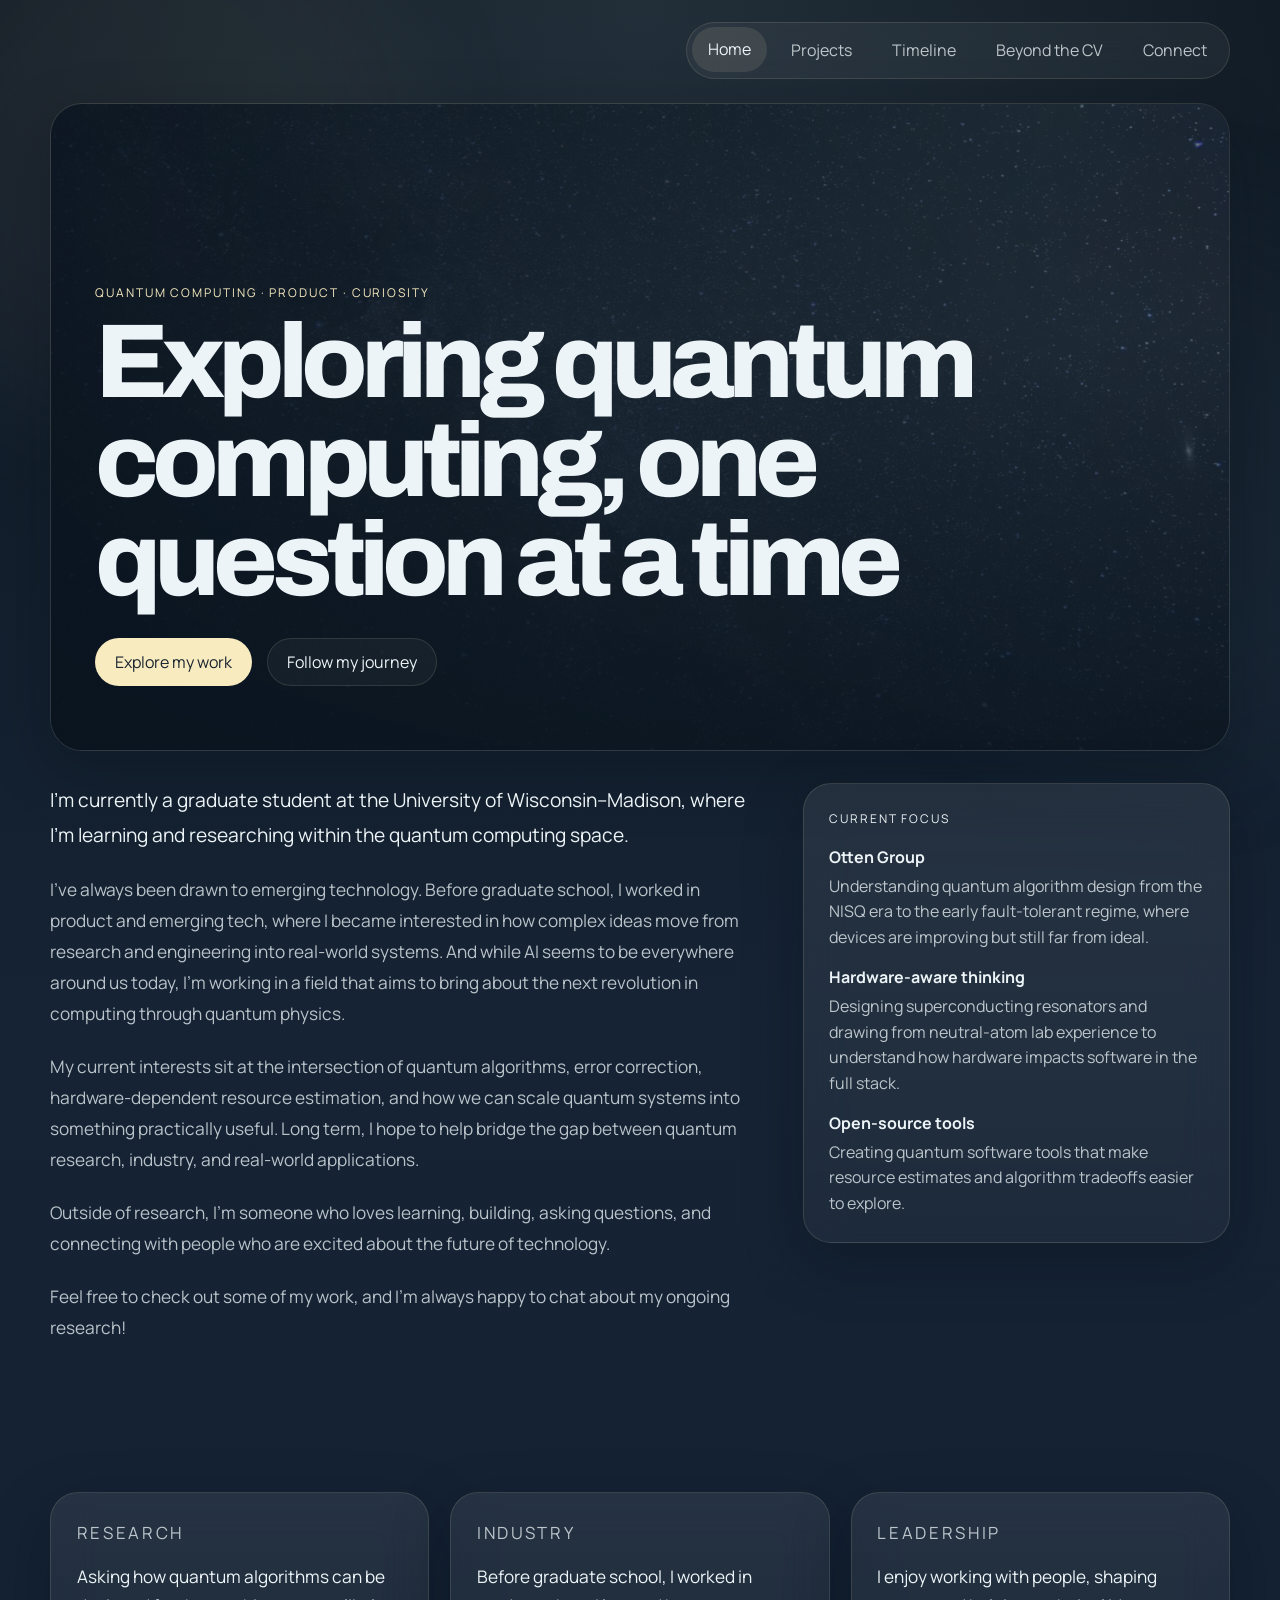
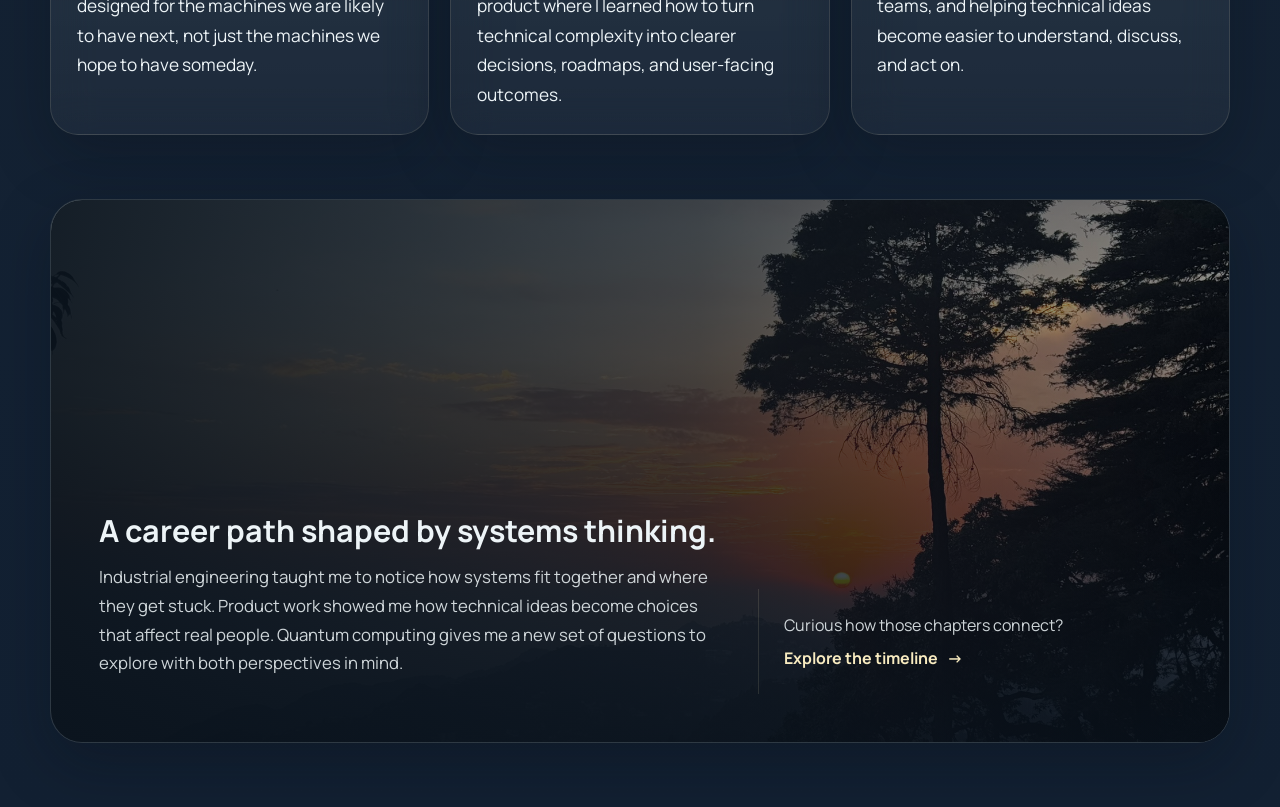
<file: index.html>
<!DOCTYPE html>
<html lang="en">
<head>
  <meta charset="UTF-8">
  <meta name="viewport" content="width=device-width, initial-scale=1.0">
  <title>Adi | Quantum Computing</title>
  <meta name="description" content="Adi's personal website about quantum computing research, product experience, and the questions connecting hardware, software, and real-world applications.">
  <link rel="preconnect" href="https://fonts.googleapis.com">
  <link rel="preconnect" href="https://fonts.gstatic.com" crossorigin>
  <link href="https://fonts.googleapis.com/css2?family=Archivo:wght@600;700;800;900&family=Manrope:wght@400;500;700;800&display=swap" rel="stylesheet">
  <link rel="stylesheet" href="styles/site.css">
</head>
<body class="page-home">
  <div class="background-orb orb-a"></div>
  <div class="background-orb orb-b"></div>
  <div class="background-grid"></div>

  <header class="site-header">
    <nav class="site-nav">
      <a class="is-active" href="index.html">Home</a>
      <a href="projects.html">Projects</a>
      <a href="timeline.html">Timeline</a>
      <a href="sources.html">Beyond the CV</a>
      <a href="connect.html">Connect</a>
    </nav>
  </header>

  <main>
    <section class="home-hero">
      <img class="home-hero-image" src="assets/photos/Milky Way in Rainer.jpeg" alt="" aria-hidden="true" fetchpriority="high" decoding="async">
      <div class="home-hero-shade"></div>
      <div class="home-hero-copy">
        <p class="eyebrow">Quantum computing · product · curiosity</p>
        <h1>Exploring quantum computing, one question at a time</h1>
        <div class="hero-actions">
          <a class="button button-primary" href="projects.html">Explore my work</a>
          <a class="button button-secondary" href="timeline.html">Follow my journey</a>
        </div>
      </div>
    </section>

    <section class="section-shell home-about">
      <div class="home-bio">
        <p>
          I’m currently a graduate student at the University of Wisconsin–Madison, where I’m learning and researching within the quantum computing space.
        </p>
        <p>
          I’ve always been drawn to emerging technology. Before graduate school, I worked in product and emerging tech, where I became interested in how complex ideas move from research and engineering into real-world systems. And while AI seems to be everywhere around us today, I’m working in a field that aims to bring about the next revolution in computing through quantum physics.
        </p>
        <p>
          My current interests sit at the intersection of quantum algorithms, error correction, hardware-dependent resource estimation, and how we can scale quantum systems into something practically useful. Long term, I hope to help bridge the gap between quantum research, industry, and real-world applications.
        </p>
        <p>
          Outside of research, I’m someone who loves learning, building, asking questions, and connecting with people who are excited about the future of technology.
        </p>
        <p>
          Feel free to check out some of my work, and I’m always happy to chat about my ongoing research!
        </p>
      </div>

      <aside class="hero-panel glass-card">
        <div class="panel-label">Current focus</div>
        <ul class="stat-list">
          <li>
            <span class="stat-title">Otten Group</span>
            <span class="stat-copy">Understanding quantum algorithm design from the NISQ era to the early fault-tolerant regime, where devices are improving but still far from ideal.</span>
          </li>
          <li>
            <span class="stat-title">Hardware-aware thinking</span>
            <span class="stat-copy">Designing superconducting resonators and drawing from neutral-atom lab experience to understand how hardware impacts software in the full stack.</span>
          </li>
          <li>
            <span class="stat-title">Open-source tools</span>
            <span class="stat-copy">Creating quantum software tools that make resource estimates and algorithm tradeoffs easier to explore.</span>
          </li>
        </ul>
      </aside>
    </section>

    <section class="section-shell section-grid">
      <article class="feature-card glass-card">
        <p class="eyebrow">Research</p>
        <p>
          Asking how quantum algorithms can be designed for the machines we are likely to have next, not just the machines we hope to have someday.
        </p>
      </article>
      <article class="feature-card glass-card">
        <p class="eyebrow">Industry</p>
        <p>
          Before graduate school, I worked in product where I learned how to turn technical complexity into clearer decisions, roadmaps, and user-facing outcomes.
        </p>
      </article>
      <article class="feature-card glass-card">
        <p class="eyebrow">Leadership</p>
        <p>
          I enjoy working with people, shaping teams, and helping technical ideas become easier to understand, discuss, and act on.
        </p>
      </article>
    </section>

    <section class="section-shell spotlight spotlight-photo">
      <img class="spotlight-image" src="assets/photos/hillside-sunset.jpeg" alt="Sunset over a hillside town framed by tall trees" loading="lazy" decoding="async">
      <div class="spotlight-shade"></div>
      <div class="spotlight-copy">
        <h2>A career path shaped by systems thinking.</h2>
        <p>
          Industrial engineering taught me to notice how systems fit together and where they get stuck. Product work showed me how technical ideas become choices that affect real people. Quantum computing gives me a new set of questions to explore with both perspectives in mind.
        </p>
      </div>
      <div class="spotlight-next">
        <p>Curious how those chapters connect?</p>
        <a class="text-link" href="timeline.html">Explore the timeline <span aria-hidden="true">→</span></a>
      </div>
    </section>
  </main>

  <script src="scripts/site.js"></script>
</body>
</html>
</file>
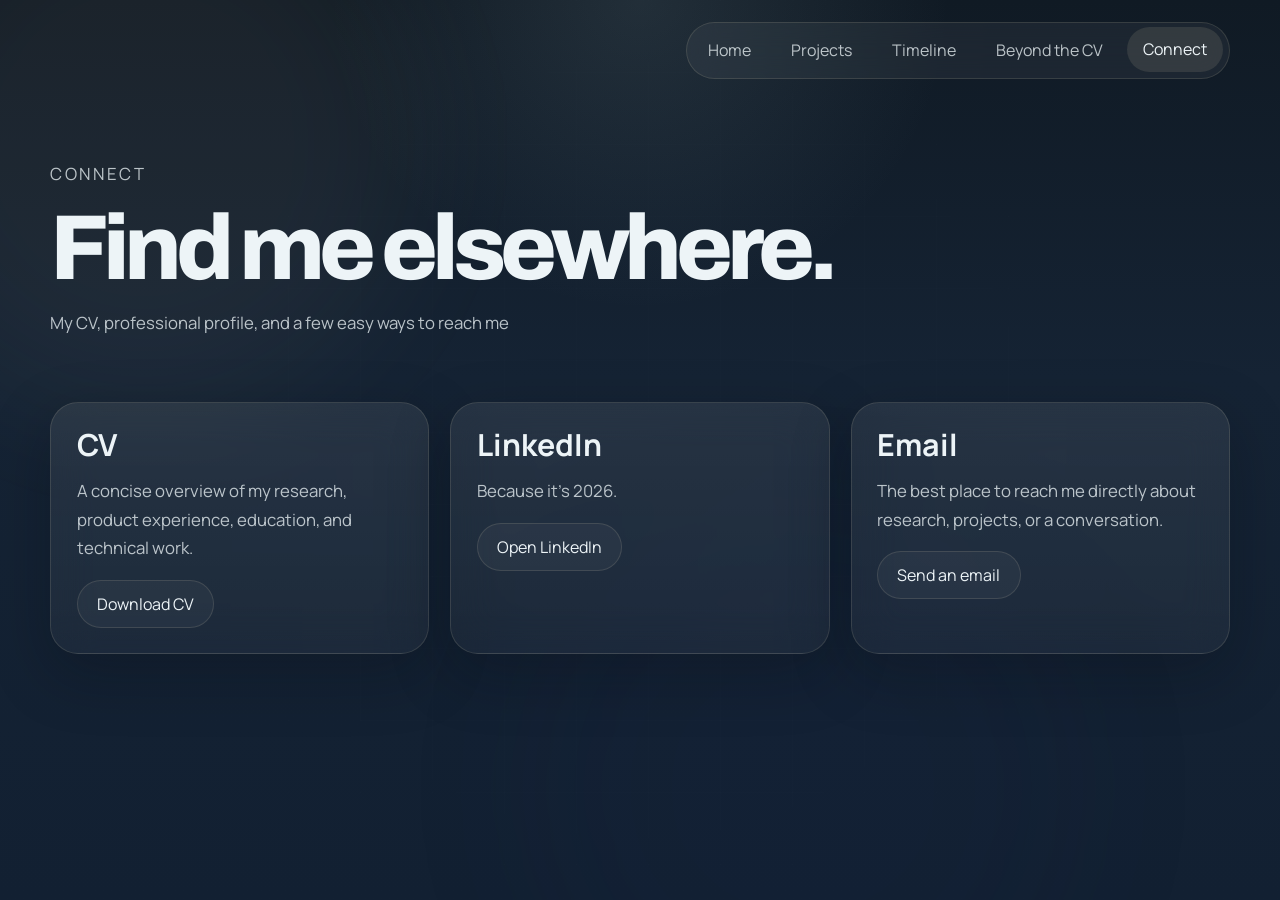
<file: connect.html>
<!DOCTYPE html>
<html lang="en">
<head>
  <meta charset="UTF-8">
  <meta name="viewport" content="width=device-width, initial-scale=1.0">
  <title>Connect | Aditya Ravi</title>
  <meta name="description" content="Connect with Aditya Ravi and view his CV, LinkedIn, and other profiles.">
  <link rel="preconnect" href="https://fonts.googleapis.com">
  <link rel="preconnect" href="https://fonts.gstatic.com" crossorigin>
  <link href="https://fonts.googleapis.com/css2?family=Archivo:wght@600;700;800;900&family=Manrope:wght@400;500;700;800&display=swap" rel="stylesheet">
  <link rel="stylesheet" href="styles/site.css">
</head>
<body>
  <div class="background-orb orb-a"></div>
  <div class="background-orb orb-c"></div>
  <div class="background-grid"></div>

  <header class="site-header">
    <nav class="site-nav">
      <a href="index.html">Home</a>
      <a href="projects.html">Projects</a>
      <a href="timeline.html">Timeline</a>
      <a href="sources.html">Beyond the CV</a>
      <a class="is-active" href="connect.html">Connect</a>
    </nav>
  </header>

  <main class="section-shell">
    <section class="page-intro">
      <p class="eyebrow">Connect</p>
      <h1>Find me elsewhere.</h1>
      <p>My CV, professional profile, and a few easy ways to reach me</p>
    </section>

    <section class="sources-grid connect-grid">
      <article class="glass-card source-card">
        <h2>CV</h2>
        <p>A concise overview of my research, product experience, education, and technical work.</p>
        <a class="button button-secondary" href="assets/docs/Aditya Ravi June 2026.pdf" download>Download CV</a>
      </article>

      <article class="glass-card source-card">
        <h2>LinkedIn</h2>
        <p>Because it's 2026.</p>
        <a class="button button-secondary" href="https://www.linkedin.com/in/adityaravi0407/" target="_blank" rel="noopener noreferrer">Open LinkedIn</a>
      </article>

      <article class="glass-card source-card">
        <h2>Email</h2>
        <p>The best place to reach me directly about research, projects, or a conversation.</p>
        <a class="button button-secondary" href="mailto:adityar0407@gmail.com">Send an email</a>
      </article>

    </section>
  </main>

  <script src="scripts/site.js"></script>
</body>
</html>
</file>
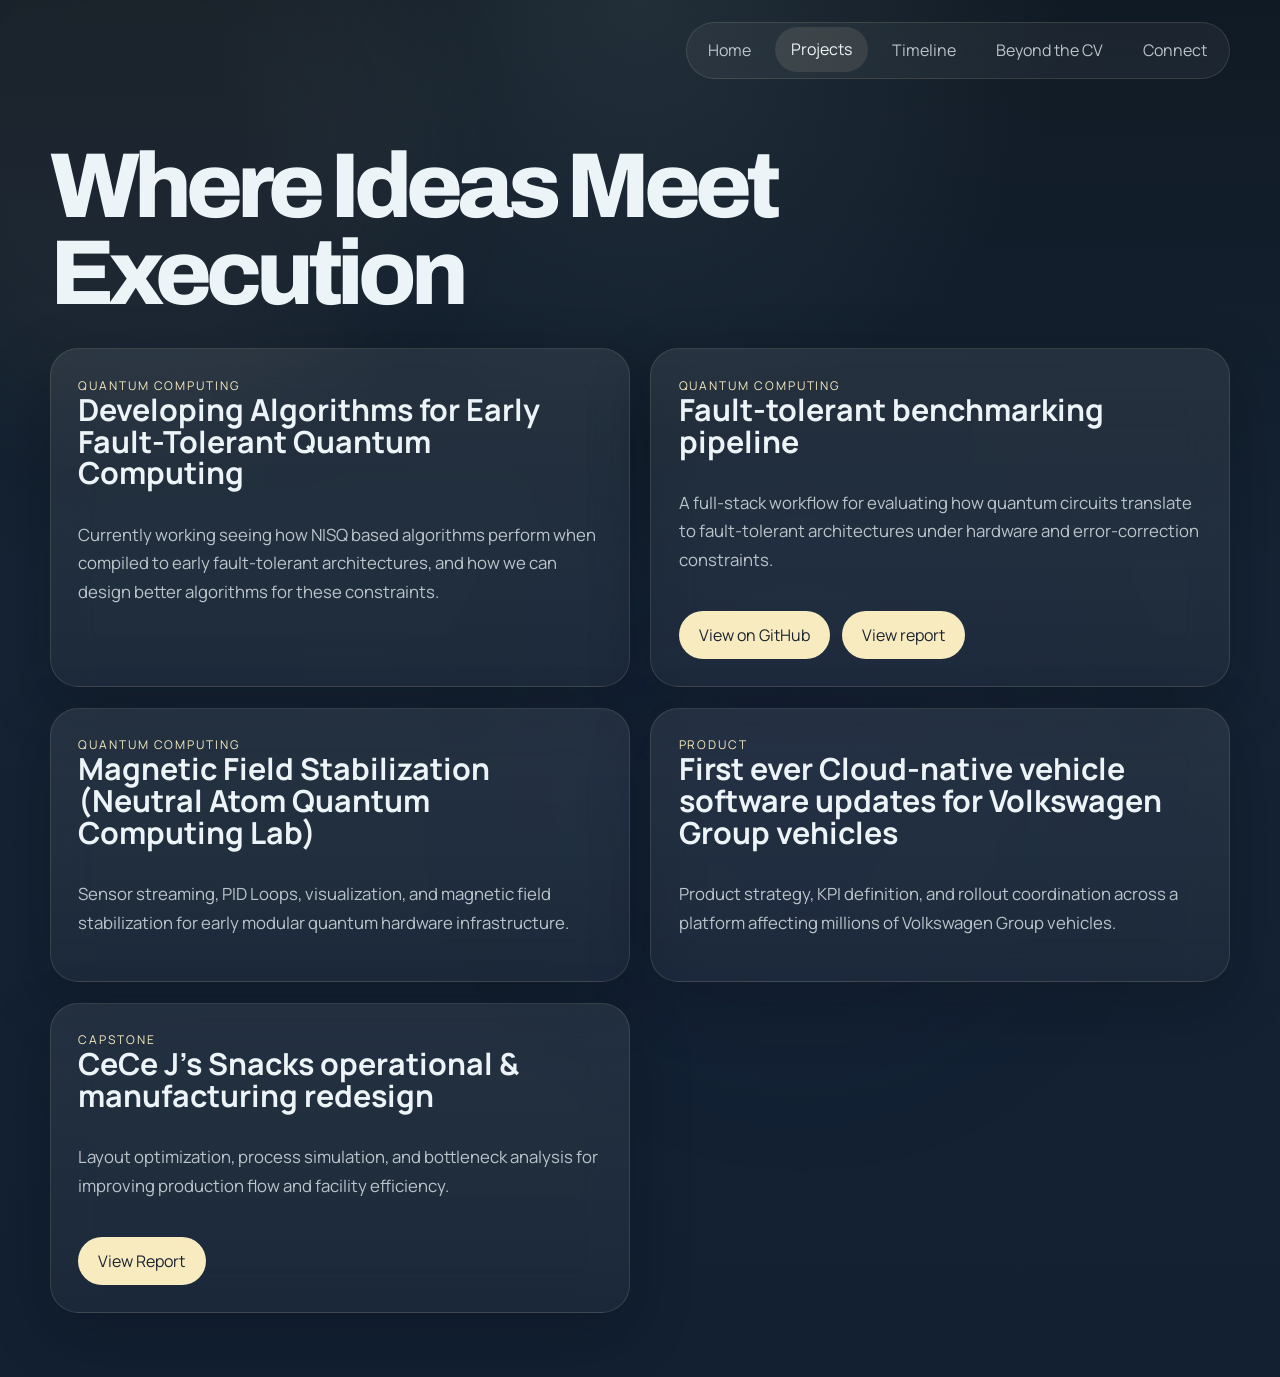
<file: projects.html>
<!DOCTYPE html>
<html lang="en">
<head>
  <meta charset="UTF-8">
  <meta name="viewport" content="width=device-width, initial-scale=1.0">
  <title>Projects | Aditya Ravi</title>
  <meta name="description" content="Selected projects across quantum computing, experimental systems, and product work.">
  <link rel="preconnect" href="https://fonts.googleapis.com">
  <link rel="preconnect" href="https://fonts.gstatic.com" crossorigin>
  <link href="https://fonts.googleapis.com/css2?family=Archivo:wght@600;700;800;900&family=Manrope:wght@400;500;700;800&display=swap" rel="stylesheet">
  <link rel="stylesheet" href="styles/site.css">
</head>
<body>
  <div class="background-orb orb-a"></div>
  <div class="background-orb orb-c"></div>
  <div class="background-grid"></div>

  <header class="site-header">
    <nav class="site-nav">
      <a href="index.html">Home</a>
      <a class="is-active" href="projects.html">Projects</a>
      <a href="timeline.html">Timeline</a>
      <a href="sources.html">Beyond the CV</a>
      <a href="connect.html">Connect</a>
    </nav>
  </header>

  <main class="section-shell">
    <section class="page-intro">
      <h1>Where Ideas Meet Execution</h1>
    </section>

    <section class="project-stack">
      <article class="project-card glass-card">
        <span class="project-tag">Quantum Computing</span>
        <h2>Developing Algorithms for Early Fault-Tolerant Quantum Computing</h2>
        <p>
          Currently working seeing how NISQ based algorithms perform when compiled to early fault-tolerant architectures, and how we can design better algorithms for these constraints.
        </p>
      </article>

      <article class="project-card glass-card">
        <span class="project-tag">Quantum Computing</span>
        <h2>Fault-tolerant benchmarking pipeline</h2>
        <p>
          A full-stack workflow for evaluating how quantum circuits translate to fault-tolerant architectures under hardware and error-correction constraints.
        </p>
        <div class="project-actions">
          <a class="button button-primary" href="https://github.com/adityar0407/quantum-circuit-evaluator" target="_blank" rel="noopener noreferrer">View on GitHub</a>
          <a class="button button-primary" href="assets/docs/quantum-circuit-benchmarking-report.pdf" target="_blank">View report</a>
        </div>
      </article>

      <article class="project-card glass-card">
        <span class="project-tag">Quantum Computing</span>
        <h2>Magnetic Field Stabilization (Neutral Atom Quantum Computing Lab)</h2>
        <p>
          Sensor streaming, PID Loops, visualization, and magnetic field stabilization for early modular quantum hardware infrastructure.
        </p>
      </article>

      <article class="project-card glass-card">
        <span class="project-tag">Product</span>
        <h2>First ever Cloud-native vehicle software updates for Volkswagen Group vehicles</h2>
        <p>
          Product strategy, KPI definition, and rollout coordination across a platform affecting millions of Volkswagen Group vehicles.
        </p>
      </article>

      <article class="project-card glass-card">
        <span class="project-tag">Capstone</span>
        <h2>CeCe J’s Snacks operational & manufacturing  redesign</h2>
        <p>
          Layout optimization, process simulation, and bottleneck analysis for improving production flow and facility efficiency.
        </p>
        <div class="project-actions">
          <a class="button button-primary" href="assets/docs/cece-js-capstone-proposal.docx" download>View Report</a>
        </div>
      </article>


    </section>
  </main>

  <script src="scripts/site.js"></script>
</body>
</html>
</file>
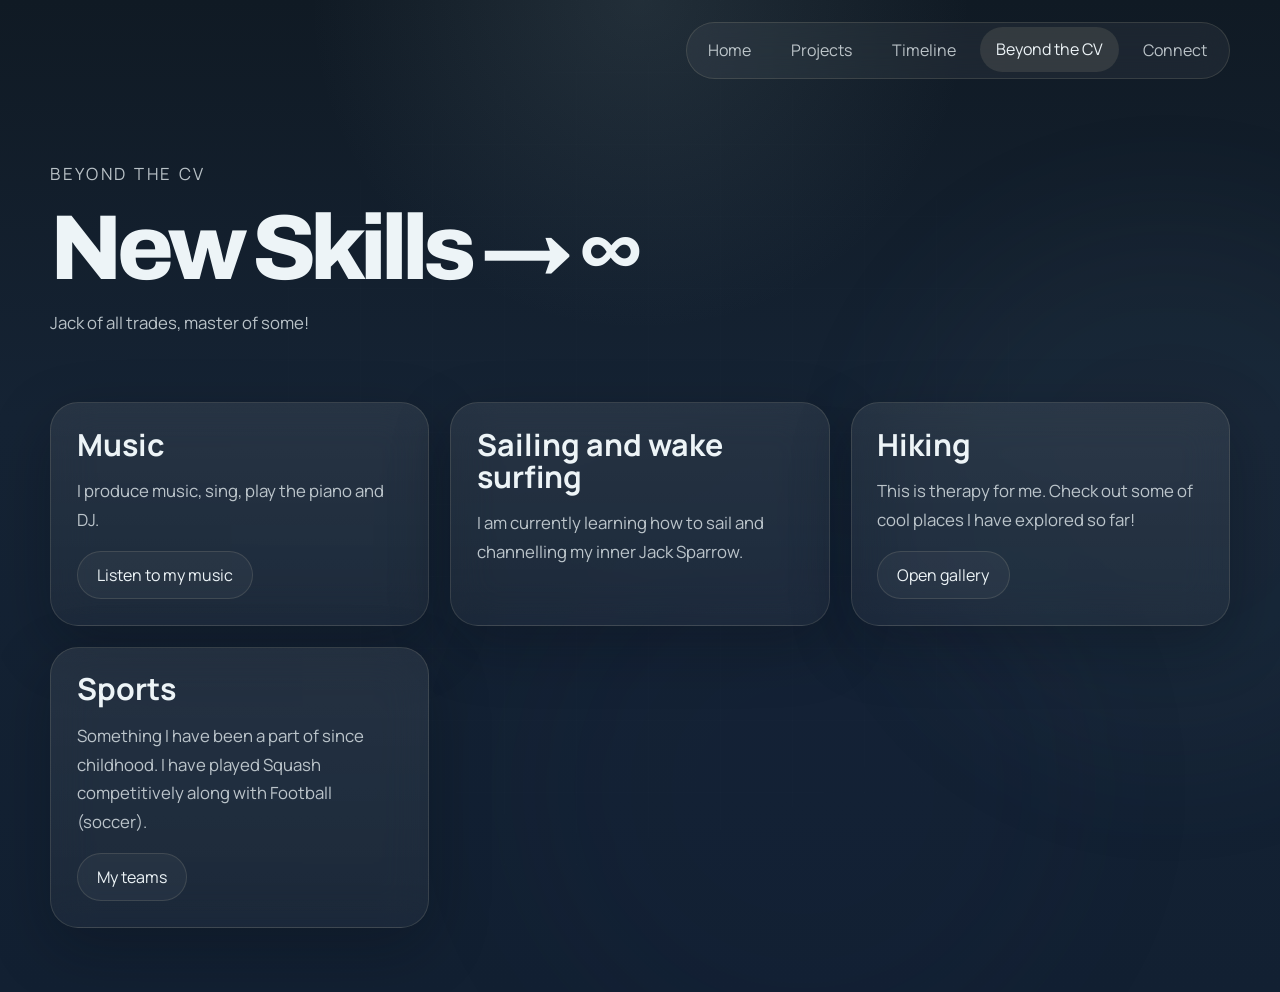
<file: sources.html>
<!DOCTYPE html>
<html lang="en">
<head>
  <meta charset="UTF-8">
  <meta name="viewport" content="width=device-width, initial-scale=1.0">
  <title>Beyond the CV | Adi</title>
  <meta name="description" content="Resume access, links, and personal interests for Aditya Ravi.">
  <link rel="preconnect" href="https://fonts.googleapis.com">
  <link rel="preconnect" href="https://fonts.gstatic.com" crossorigin>
  <link href="https://fonts.googleapis.com/css2?family=Archivo:wght@600;700;800;900&family=Manrope:wght@400;500;700;800&display=swap" rel="stylesheet">
  <link rel="stylesheet" href="styles/site.css">
</head>
<body>
  <div class="background-orb orb-b"></div>
  <div class="background-orb orb-c"></div>
  <div class="background-grid"></div>

  <header class="site-header">
    <nav class="site-nav">
      <a href="index.html">Home</a>
      <a href="projects.html">Projects</a>
      <a href="timeline.html">Timeline</a>
      <a class="is-active" href="sources.html">Beyond the CV</a>
      <a href="connect.html">Connect</a>
    </nav>
  </header>

  <main class="section-shell">
    <section class="page-intro">
      <p class="eyebrow">Beyond the CV</p>
      <h1>New Skills &rarr;  &infin;</h1>
      <p>
        Jack of all trades, master of some!
      </p>
    </section>

    <section class="sources-grid">
      <article class="glass-card source-card">
        <h2>Music</h2>
        <p>I produce music, sing, play the piano and DJ. </p>
        <a class="button button-secondary" href="https://linktr.ee/musicbyadi" target="_blank" rel="noopener noreferrer">Listen to my music</a>
      </article>

      <article class="glass-card source-card">
        <h2>Sailing and wake surfing</h2>
        <p>I am currently learning how to sail and channelling my inner Jack Sparrow.</p>
      </article>

      <article class="glass-card source-card">
        <h2>Hiking</h2>
        <p>This is therapy for me. Check out some of cool places I have explored so far!</p>
        <button class="button button-secondary" type="button" data-modal-target="hiking-gallery">Open gallery</button>
      </article>

      <article class="glass-card source-card">
        <h2>Sports</h2>
        <p>Something I have been a part of since childhood. I have played Squash competitively along with Football (soccer).</p>
        <button class="button button-secondary" type="button" data-modal-target="sports-teams">My teams</button>
      </article>
    </section>
  </main>

  <dialog class="gallery-modal" id="hiking-gallery" data-modal aria-labelledby="gallery-title">
    <div class="gallery-modal-inner">
      <header class="gallery-header">
        <div>
          <p class="eyebrow">Hiking</p>
          <h2 id="gallery-title">A few places along the way</h2>
        </div>
        <button class="gallery-close" type="button" aria-label="Close hiking gallery" data-close-modal>&times;</button>
      </header>

      <div class="hiking-gallery">
        <figure class="gallery-photo gallery-photo-wide" data-gallery-photo tabindex="0">
          <img src="assets/photos/Adi_NC.jpeg" alt="Hiking memory" loading="lazy">
          <figcaption>North Cascades National Park</figcaption>
        </figure>
        <figure class="gallery-photo gallery-photo-wide" data-gallery-photo tabindex="0">
          <img src="assets/photos/Along Blue Lake trial NC.jpeg" alt="Blue Lake trail in North Cascades" loading="lazy">
          <figcaption>Along Blue Lake Trail, North Cascades</figcaption>
        </figure>
        <figure class="gallery-photo gallery-photo-wide" data-gallery-photo tabindex="0">
          <img src="assets/photos/Centara grand Krabi.jpeg" alt="View in Krabi" loading="lazy">
          <figcaption>Centara Grand Resort,Krabi</figcaption>
        </figure>
        <figure class="gallery-photo gallery-photo-wide" data-gallery-photo tabindex="0">
          <img src="assets/photos/Crater Lake.JPG" alt="Crater Lake" loading="lazy">
          <figcaption>Crater Lake National Park</figcaption>
        </figure>
        <figure class="gallery-photo gallery-photo-wide" data-gallery-photo tabindex="0">
          <img src="assets/photos/Crystal Mount Rainer.jpeg" alt="Mount Rainier from Crystal Mountain" loading="lazy">
          <figcaption>Mount Rainier from Crystal Mountain</figcaption>
        </figure>
        <figure class="gallery-photo gallery-photo-wide" data-gallery-photo tabindex="0">
          <img src="assets/photos/Eagle point GC.jpeg" alt="Eagle Point at the Grand Canyon" loading="lazy">
          <figcaption>Eagle Point, Grand Canyon</figcaption>
        </figure>
        <figure class="gallery-photo gallery-photo-tall" data-gallery-photo tabindex="0">
          <img src="assets/photos/Flowers.jpeg" alt="Wildflowers on a hike" loading="lazy">
          <figcaption>Tulip garden, Mount Baker Wilderness</figcaption>
        </figure>
        <figure class="gallery-photo gallery-photo-wide" data-gallery-photo tabindex="0">
          <img src="assets/photos/GC.jpeg" alt="Grand Canyon landscape" loading="lazy">
          <figcaption>Grand Canyon West Rim</figcaption>
        </figure>
        <figure class="gallery-photo gallery-photo-wide" data-gallery-photo tabindex="0">
          <img src="assets/photos/Glacier NP.jpeg" alt="Glacier National Park landscape" loading="lazy">
          <figcaption>Glacier National Park in the Winter</figcaption>
        </figure>
        <figure class="gallery-photo gallery-photo-wide" data-gallery-photo tabindex="0">
          <img src="assets/photos/IMG_7770.jpeg" alt="Travel landscape" loading="lazy">
          <figcaption>Ice Caves</figcaption>
        </figure>
        <figure class="gallery-photo gallery-photo-wide" data-gallery-photo tabindex="0">
          <img src="assets/photos/IMG_7995.jpeg" alt="Travel landscape" loading="lazy">
          <figcaption>Hurricane Ridge, Olympic National Park</figcaption>
        </figure>
        <figure class="gallery-photo gallery-photo-wide" data-gallery-photo tabindex="0">
          <img src="assets/photos/IMG_8259.jpeg" alt="Travel landscape" loading="lazy">
          <figcaption>Burney Falls, California</figcaption>
        </figure>
        <figure class="gallery-photo gallery-photo-wide" data-gallery-photo tabindex="0">
          <img src="assets/photos/Milky Way in Rainer.jpeg" alt="Milky Way above Mount Rainier" loading="lazy">
          <figcaption>Milky Way above Mount Rainier</figcaption>
        </figure>
        <figure class="gallery-photo gallery-photo-wide" data-gallery-photo tabindex="0">
          <img src="assets/photos/Mount Freemont Lookout.jpeg" alt="Mount Fremont Lookout" loading="lazy">
          <figcaption>Sunset at Mount Fremont Lookout</figcaption>
        </figure>
        <figure class="gallery-photo gallery-photo-wide" data-gallery-photo tabindex="0">
          <img src="assets/photos/Mount Storm kind.jpeg" alt="Mountain landscape" loading="lazy">
          <figcaption>Mount Storm King, Olympic National Park</figcaption>
        </figure>
        <figure class="gallery-photo gallery-photo-wide" data-gallery-photo tabindex="0">
          <img src="assets/photos/NC Moutain.jpeg" alt="North Cascades mountain landscape" loading="lazy">
          <figcaption>North Cascades National Park</figcaption>
        </figure>
        <figure class="gallery-photo gallery-photo-wide" data-gallery-photo tabindex="0">
          <img src="assets/photos/NC Tree of Life.jpeg" alt="Tree in the North Cascades" loading="lazy">
          <figcaption>Tree of Life, Olympic National Park</figcaption>
        </figure>
        <figure class="gallery-photo gallery-photo-wide" data-gallery-photo tabindex="0">
          <img src="assets/photos/Olympic Crsecnt .jpeg" alt="Crescent Lake in Olympic National Park" loading="lazy">
          <figcaption>Crescent Lake, Olympic National Park</figcaption>
        </figure>
        <figure class="gallery-photo gallery-photo-wide" data-gallery-photo tabindex="0">
          <img src="assets/photos/Olympic Ho.jpeg" alt="Olympic National Park landscape" loading="lazy">
          <figcaption>Hoh Rainforest, Olympic National Park</figcaption>
        </figure>
        <figure class="gallery-photo gallery-photo-wide" data-gallery-photo tabindex="0">
          <img src="assets/photos/Panoroma Point Rainier.jpeg" alt="Panorama Point at Mount Rainier" loading="lazy">
          <figcaption>Panorama Point, Mount Rainier</figcaption>
        </figure>
        <figure class="gallery-photo gallery-photo-wide" data-gallery-photo tabindex="0">
          <img src="assets/photos/Paradie trail rainier.jpeg" alt="Paradise trail at Mount Rainier" loading="lazy">
          <figcaption>Paradise Trail, Mount Rainier</figcaption>
        </figure>
        <figure class="gallery-photo gallery-photo-wide" data-gallery-photo tabindex="0">
          <img src="assets/photos/Phiphi.jpeg" alt="Phi Phi Islands landscape" loading="lazy">
          <figcaption>Phi Phi Islands, Thailand</figcaption>
        </figure>
        <figure class="gallery-photo gallery-photo-tall" data-gallery-photo tabindex="0">
          <img src="assets/photos/Phiphiisland.jpeg" alt="Phi Phi Islands landscape" loading="lazy">
          <figcaption>Monkey that almost stole my phone, Thailand</figcaption>
        </figure>
        <figure class="gallery-photo gallery-photo-wide" data-gallery-photo tabindex="0">
          <img src="assets/photos/Rattlesnkae ledge.jpeg" alt="Rattlesnake Ledge" loading="lazy">
          <figcaption>Rattlesnake Ledge</figcaption>
        </figure>
        <figure class="gallery-photo gallery-photo-wide" data-gallery-photo tabindex="0">
          <img src="assets/photos/Refeklction lake rainier.jpeg" alt="Reflection Lake at Mount Rainier" loading="lazy">
          <figcaption>Reflection Lake, Mount Rainier</figcaption>
        </figure>
        <figure class="gallery-photo gallery-photo-wide" data-gallery-photo tabindex="0">
          <img src="assets/photos/San Diego beach.jpeg" alt="San Diego beach" loading="lazy">
          <figcaption>San Diego Beach</figcaption>
        </figure>
        <figure class="gallery-photo gallery-photo-wide" data-gallery-photo tabindex="0">
          <img src="assets/photos/SanJuan Islands Sunset.jpeg" alt="Sunset in the San Juan Islands" loading="lazy">
          <figcaption>Sunset in San Juan Islands</figcaption>
        </figure>
        <figure class="gallery-photo gallery-photo-wide" data-gallery-photo tabindex="0">
          <img src="assets/photos/Sand Dunes Norther MI.jpeg" alt="Sand dunes in northern Michigan" loading="lazy">
          <figcaption>Sand Dunes, Northern Michigan</figcaption>
        </figure>
        <figure class="gallery-photo gallery-photo-wide" data-gallery-photo tabindex="0">
          <img src="assets/photos/Silver falls.jpeg" alt="Silver Falls" loading="lazy">
          <figcaption>Silver Falls, Mount Rainier National Park</figcaption>
        </figure>
        <figure class="gallery-photo gallery-photo-wide" data-gallery-photo tabindex="0">
          <img src="assets/photos/Somewhere north of SEA.jpeg" alt="Landscape north of Seattle" loading="lazy">
          <figcaption>Somewhere North of Seattle</figcaption>
        </figure>
        <figure class="gallery-photo gallery-photo-wide" data-gallery-photo tabindex="0">
          <img src="assets/photos/Sunset from my rooftop.jpeg" alt="Sunset from a rooftop" loading="lazy">
          <figcaption>Sunset from My Rooftop</figcaption>
        </figure>
        <figure class="gallery-photo gallery-photo-wide" data-gallery-photo tabindex="0">
          <img src="assets/photos/Sunset outside my squash club.jpeg" alt="Sunset outside a squash club" loading="lazy">
          <figcaption>Sunset outside My Squash Club</figcaption>
        </figure>
        <figure class="gallery-photo gallery-photo-wide" data-gallery-photo tabindex="0">
          <img src="assets/photos/Tolmie.jpeg" alt="View from Tolmie Peak" loading="lazy">
          <figcaption>Tolmie Peak, Mount Rainier National Park</figcaption>
        </figure>
        <figure class="gallery-photo gallery-photo-tall" data-gallery-photo tabindex="0">
          <img src="assets/photos/VaOF.jpeg" alt="Adi overlooking a mountain valley in India" loading="lazy">
          <figcaption>Valley of Flowers, India</figcaption>
        </figure>
        <figure class="gallery-photo gallery-photo-wide" data-gallery-photo tabindex="0">
          <img src="assets/photos/Washington Pass NC.jpeg" alt="Washington Pass in the North Cascades" loading="lazy">
          <figcaption>Washington Pass, North Cascades</figcaption>
        </figure>
        <figure class="gallery-photo gallery-photo-wide" data-gallery-photo tabindex="0">
          <img src="assets/photos/hillside-sunset.jpeg" alt="Sunset over a hillside framed by trees" loading="lazy">
          <figcaption>Landour, Mussoorie, India</figcaption>
        </figure>
        <figure class="gallery-photo gallery-photo-tall" data-gallery-photo tabindex="0">
          <img src="assets/photos/india-mountains.jpeg" alt="Mountain rising above a green valley in India" loading="lazy">
          <figcaption>Himalayan Foothills, India</figcaption>
        </figure>
      </div>
    </div>
  </dialog>

  <dialog class="gallery-modal teams-modal" id="sports-teams" data-modal aria-labelledby="teams-title">
    <div class="gallery-modal-inner">
      <header class="gallery-header">
        <div>
          <p class="eyebrow">Football</p>
          <h2 id="teams-title">My teams</h2>
        </div>
        <button class="gallery-close" type="button" aria-label="Close my teams" data-close-modal>&times;</button>
      </header>

      <div class="teams-grid">
        <figure class="team-card">
          <div class="team-logo-wrap">
            <img src="assets/logos/fc-barcelona.svg" alt="FC Barcelona crest">
          </div>
          <figcaption>FC Barcelona</figcaption>
        </figure>
        <figure class="team-card">
          <div class="team-logo-wrap">
            <img src="assets/logos/argentina.svg" alt="Argentina national football team crest">
          </div>
          <figcaption>Argentina</figcaption>
        </figure>
      </div>

      <p class="teams-caption">Yes, I am a Messi fan</p>
    </div>
  </dialog>

  <script src="scripts/site.js"></script>
</body>
</html>
</file>
<file: styles/site.css>
:root {
  --cream: #f8ebc0;
  --mist: #8099a3;
  --slate: #5f7889;
  --deep: #284257;
  --navy: #1e284f;
  --ink: #edf4f7;
  --ink-muted: rgba(237, 244, 247, 0.76);
  --surface: rgba(18, 29, 41, 0.58);
  --surface-strong: rgba(13, 22, 32, 0.74);
  --border: rgba(248, 235, 192, 0.12);
  --shadow: 0 20px 60px rgba(7, 12, 18, 0.28);
  --max-width: 1180px;
}

* {
  box-sizing: border-box;
}

html {
  scroll-behavior: smooth;
}

body {
  margin: 0;
  min-height: 100vh;
  font-family: "Manrope", sans-serif;
  color: var(--ink);
  background:
    radial-gradient(circle at top, rgba(128, 153, 163, 0.16), transparent 28%),
    linear-gradient(180deg, #101a24 0%, #152334 42%, #122032 100%);
  overflow-x: hidden;
}

a {
  color: inherit;
  text-decoration: none;
}

.background-grid {
  position: fixed;
  inset: 0;
  background-image:
    linear-gradient(rgba(255, 255, 255, 0.035) 1px, transparent 1px),
    linear-gradient(90deg, rgba(255, 255, 255, 0.035) 1px, transparent 1px);
  background-size: 72px 72px;
  mask-image: radial-gradient(circle at center, black 42%, transparent 88%);
  opacity: 0.26;
  pointer-events: none;
}

.background-orb {
  position: fixed;
  width: 34rem;
  height: 34rem;
  border-radius: 50%;
  filter: blur(70px);
  opacity: 0.25;
  pointer-events: none;
  transform: translate3d(0, 0, 0);
  animation: drift 16s ease-in-out infinite alternate;
}

.orb-a {
  top: -8rem;
  left: -8rem;
  background: rgba(248, 235, 192, 0.2);
}

.orb-b {
  top: 24%;
  right: -10rem;
  background: rgba(95, 120, 137, 0.26);
  animation-duration: 20s;
}

.orb-c {
  bottom: -10rem;
  right: 16%;
  background: rgba(30, 40, 79, 0.36);
}

.orb-d {
  bottom: 8%;
  left: 8%;
  background: rgba(128, 153, 163, 0.2);
  animation-duration: 22s;
}

.site-header,
.site-footer,
.section-shell,
.timeline-shell {
  position: relative;
  z-index: 1;
}

.site-header {
  width: min(calc(100% - 2rem), var(--max-width));
  margin: 0 auto;
  padding: 1.35rem 0 0;
  display: flex;
  align-items: center;
  justify-content: flex-end;
}

.site-nav {
  display: flex;
  gap: 0.5rem;
  padding: 0.35rem;
  border: 1px solid var(--border);
  background: rgba(255, 255, 255, 0.05);
  border-radius: 999px;
  backdrop-filter: blur(16px);
}

.site-nav a {
  padding: 0.7rem 1rem;
  border-radius: 999px;
  color: var(--ink-muted);
  transition: background 180ms ease, color 180ms ease, transform 180ms ease;
}

.site-nav a:hover,
.site-nav a.is-active {
  background: rgba(248, 235, 192, 0.1);
  color: var(--ink);
  transform: translateY(-1px);
}

.section-shell,
.timeline-shell {
  width: min(calc(100% - 2rem), var(--max-width));
  margin: 0 auto;
}

.hero {
  min-height: calc(100vh - 7rem);
  display: grid;
  grid-template-columns: 1.25fr 0.9fr;
  gap: 2rem;
  align-items: center;
  padding: 5rem 0 3rem;
}

.home-hero {
  position: relative;
  z-index: 1;
  min-height: 72vh;
  display: flex;
  align-items: flex-end;
  width: min(calc(100% - 2rem), var(--max-width));
  margin: 1.5rem auto 0;
  padding: 7rem 2.75rem 4rem;
  overflow: hidden;
  border: 1px solid var(--border);
  border-radius: 2rem;
  box-shadow: var(--shadow);
  isolation: isolate;
}

.home-hero-image,
.home-hero-shade {
  position: absolute;
  inset: 0;
  width: 100%;
  height: 100%;
}

.home-hero-image {
  z-index: -2;
  object-fit: cover;
  object-position: center 55%;
  opacity: 0.58;
  animation: photo-breathe 18s ease-in-out infinite alternate;
}

.home-hero-shade {
  z-index: -1;
  background:
    linear-gradient(90deg, rgba(10, 20, 31, 0.9) 0%, rgba(10, 20, 31, 0.65) 58%, rgba(10, 20, 31, 0.34) 100%),
    linear-gradient(0deg, rgba(10, 20, 31, 0.78), transparent 65%);
}

.home-hero-copy {
  max-width: 68rem;
}

.hero h1,
.home-hero h1,
.page-intro h1,
.timeline-hero h1 {
  margin: 0;
  font-family: "Obviously", "Archivo", sans-serif;
  font-weight: 800;
  font-size: clamp(3.2rem, 7.2vw, 6rem);
  line-height: 0.94;
  letter-spacing: -0.065em;
}

.home-hero h1 {
  max-width: 62rem;
  font-size: clamp(3.8rem, 8.2vw, 7.4rem);
}

.home-about {
  display: grid;
  grid-template-columns: minmax(0, 1.25fr) minmax(20rem, 0.75fr);
  gap: 2.5rem;
  align-items: start;
  padding: 2rem 0 5rem;
}

.home-bio {
  max-width: 47rem;
}

.home-bio p {
  margin: 0 0 1.35rem;
  color: var(--ink-muted);
  font-size: 1.08rem;
  line-height: 1.8;
}

.home-bio p:first-child {
  color: var(--ink);
  font-size: 1.2rem;
}

.home-about .hero-panel {
  position: sticky;
  top: 2rem;
}

.hero-text,
.page-intro p,
.timeline-hero p,
.feature-card p,
.project-card p,
.source-card p,
.spotlight-copy p {
  color: var(--ink-muted);
  font-size: 1.05rem;
  line-height: 1.7;
}

.eyebrow,
.panel-label,
.timeline-date,
.timeline-kicker,
.project-tag {
  text-transform: uppercase;
  letter-spacing: 0.16em;
  font-size: 0.75rem;
}

.eyebrow,
.project-tag,
.timeline-date {
  color: var(--cream);
}

.hero-actions {
  display: flex;
  flex-wrap: wrap;
  gap: 0.9rem;
  margin-top: 1.8rem;
}

.button {
  display: inline-flex;
  align-items: center;
  justify-content: center;
  font: inherit;
  color: inherit;
  cursor: pointer;
  min-height: 2.85rem;
  padding: 0.75rem 1.2rem;
  border-radius: 999px;
  border: 1px solid transparent;
  transition: transform 180ms ease, background 180ms ease, border-color 180ms ease;
}

.button:hover {
  transform: translateY(-2px);
}

.button-primary {
  background: var(--cream);
  color: #1a2430;
}

.button-secondary {
  background: rgba(255, 255, 255, 0.04);
  border-color: var(--border);
}

.gallery-modal {
  width: min(92vw, 72rem);
  max-height: 90vh;
  padding: 0;
  overflow: hidden;
  color: var(--ink);
  background: rgba(12, 22, 32, 0.94);
  border: 1px solid rgba(248, 235, 192, 0.2);
  border-radius: 2rem;
  box-shadow: 0 32px 100px rgba(4, 9, 15, 0.72);
}

.gallery-modal::backdrop {
  background: rgba(5, 11, 18, 0.78);
  backdrop-filter: blur(12px);
}

.gallery-modal[open] {
  animation: gallery-in 300ms ease both;
}

.gallery-modal-inner {
  max-height: 90vh;
  padding: 1.5rem;
  overflow-y: auto;
}

.gallery-header {
  position: sticky;
  top: -1.5rem;
  z-index: 2;
  display: flex;
  align-items: center;
  justify-content: space-between;
  gap: 1rem;
  margin: -1.5rem -1.5rem 1.5rem;
  padding: 1.5rem;
  background: linear-gradient(180deg, rgba(12, 22, 32, 0.98), rgba(12, 22, 32, 0.9));
  backdrop-filter: blur(18px);
}

.gallery-header h2 {
  margin: 0.35rem 0 0;
  font-family: "Obviously", "Archivo", sans-serif;
  font-size: clamp(1.8rem, 4vw, 3rem);
  letter-spacing: -0.04em;
}

.gallery-header .eyebrow {
  margin: 0;
}

.gallery-close {
  flex: 0 0 auto;
  width: 3rem;
  height: 3rem;
  border: 1px solid var(--border);
  border-radius: 50%;
  color: var(--ink);
  background: rgba(255, 255, 255, 0.07);
  font: inherit;
  font-size: 1.8rem;
  line-height: 1;
  cursor: pointer;
  transition: transform 180ms ease, background 180ms ease;
}

.gallery-close:hover {
  transform: rotate(6deg) scale(1.05);
  background: rgba(248, 235, 192, 0.14);
}

.hiking-gallery {
  display: grid;
  grid-template-columns: repeat(2, minmax(0, 1fr));
  grid-auto-rows: 18rem;
  grid-auto-flow: dense;
  gap: 1rem;
}

.gallery-photo {
  position: relative;
  margin: 0;
  overflow: hidden;
  border-radius: 1.25rem;
  background: var(--surface-strong);
  cursor: pointer;
  outline: none;
}

.gallery-photo-tall {
  grid-row: span 2;
}

.gallery-photo-wide {
  grid-column: span 1;
}

.gallery-photo img {
  display: block;
  width: 100%;
  height: 100%;
  object-fit: cover;
  transition: transform 700ms cubic-bezier(0.2, 0.7, 0.2, 1);
}

.gallery-photo:hover img {
  transform: scale(1.025);
}

.gallery-photo figcaption {
  position: absolute;
  inset: auto 0 0;
  padding: 3.5rem 1.25rem 1.15rem;
  color: var(--ink);
  font-size: 0.95rem;
  font-weight: 700;
  background: linear-gradient(transparent, rgba(5, 12, 20, 0.9));
  opacity: 0;
  transform: translateY(0.75rem);
  transition: opacity 220ms ease, transform 220ms ease;
  pointer-events: none;
}

.gallery-photo:hover figcaption,
.gallery-photo:focus-visible figcaption,
.gallery-photo.is-caption-visible figcaption {
  opacity: 1;
  transform: translateY(0);
}

.gallery-photo:focus-visible {
  box-shadow: inset 0 0 0 3px var(--cream);
}

.teams-modal {
  width: min(92vw, 56rem);
}

.teams-grid {
  display: grid;
  grid-template-columns: repeat(2, minmax(0, 1fr));
  gap: 1rem;
}

.team-card {
  display: grid;
  gap: 1rem;
  margin: 0;
  padding: 2rem;
  text-align: center;
  background:
    radial-gradient(circle at top, rgba(248, 235, 192, 0.1), transparent 55%),
    rgba(255, 255, 255, 0.045);
  border: 1px solid var(--border);
  border-radius: 1.5rem;
}

.team-logo-wrap {
  display: grid;
  place-items: center;
  min-height: 18rem;
}

.team-logo-wrap img {
  display: block;
  width: min(100%, 14rem);
  height: 15rem;
  object-fit: contain;
  filter: drop-shadow(0 18px 24px rgba(2, 8, 14, 0.35));
}

.team-card figcaption {
  font-family: "Obviously", "Archivo", sans-serif;
  font-size: 1.35rem;
  font-weight: 700;
}

.teams-caption {
  margin: 1.5rem 0 0;
  color: var(--cream);
  font-size: clamp(1.25rem, 3vw, 1.8rem);
  font-weight: 700;
  text-align: center;
}

body.gallery-is-open {
  overflow: hidden;
}

.glass-card {
  background: linear-gradient(180deg, rgba(255, 255, 255, 0.08), rgba(255, 255, 255, 0.04));
  border: 1px solid var(--border);
  box-shadow: var(--shadow);
  backdrop-filter: blur(22px);
}

.hero-panel,
.feature-card,
.project-card,
.source-card,
.timeline-card {
  border-radius: 1.75rem;
}

.hero-panel {
  padding: 1.6rem;
}

.stat-list {
  list-style: none;
  padding: 0;
  margin: 1.2rem 0 0;
  display: grid;
  gap: 1rem;
}

.stat-title {
  display: block;
  margin-bottom: 0.35rem;
  font-weight: 700;
}

.stat-copy {
  color: var(--ink-muted);
  line-height: 1.6;
}

.section-grid,
.sources-grid {
  display: grid;
  grid-template-columns: repeat(3, 1fr);
  gap: 1.3rem;
  padding: 1rem 0 4rem;
}

.feature-card,
.source-card {
  padding: 1.6rem;
}

.page-home .section-grid {
  padding-top: 3rem;
}

.page-home .feature-card {
  min-height: 15rem;
  display: flex;
  flex-direction: column;
  justify-content: flex-start;
  gap: 0.9rem;
}

.page-home .feature-card .eyebrow {
  margin: 0;
}

.page-home .feature-card > p:last-child {
  margin: 0;
  color: var(--ink);
  font-size: 1.08rem;
}

.spotlight {
  position: relative;
  display: grid;
  grid-template-columns: 1.2fr 0.8fr;
  gap: 1.5rem;
  align-items: center;
  padding: 2rem 0 5rem;
}

.spotlight-photo {
  min-height: 34rem;
  padding: 3rem;
  overflow: hidden;
  align-items: end;
  border: 1px solid var(--border);
  border-radius: 2rem;
  box-shadow: var(--shadow);
  isolation: isolate;
  margin-bottom: 4rem;
}

.spotlight-image,
.spotlight-shade {
  position: absolute;
  inset: 0;
  width: 100%;
  height: 100%;
}

.spotlight-image {
  z-index: -2;
  object-fit: cover;
  object-position: center;
}

.spotlight-shade {
  z-index: -1;
  background:
    linear-gradient(90deg, rgba(9, 18, 28, 0.92) 0%, rgba(9, 18, 28, 0.72) 55%, rgba(9, 18, 28, 0.34) 100%),
    linear-gradient(0deg, rgba(9, 18, 28, 0.76), transparent 72%);
}

.spotlight-photo .spotlight-copy p,
.spotlight-photo .spotlight-next p {
  color: rgba(237, 244, 247, 0.86);
}

.spotlight-next {
  padding: 1.6rem;
  border-left: 1px solid var(--border);
}

.spotlight-next p {
  margin: 0 0 0.65rem;
  color: var(--ink-muted);
}

.text-link {
  display: inline-flex;
  gap: 0.55rem;
  align-items: center;
  color: var(--cream);
  font-weight: 700;
}

.text-link span {
  transition: transform 180ms ease;
}

.text-link:hover span {
  transform: translateX(0.3rem);
}

.page-intro,
.timeline-hero {
  padding: 4rem 0 2rem;
  max-width: 56rem;
}

.project-stack {
  display: grid;
  grid-template-columns: repeat(2, 1fr);
  gap: 1.3rem;
  padding-bottom: 4rem;
}

.project-card {
  padding: 1.7rem;
  min-height: 16rem;
  display: flex;
  flex-direction: column;
}

.project-actions {
  display: flex;
  flex-wrap: wrap;
  gap: 0.75rem;
  margin-top: auto;
  padding-top: 1.25rem;
}

.timeline-shell {
  padding: 1rem 0 6rem;
  display: grid;
  gap: 1.25rem;
}

.timeline-chapter {
  position: relative;
  z-index: 2;
  max-width: 46rem;
  margin: 5rem auto 2rem;
  padding: 2.25rem;
  text-align: center;
  border: 1px solid var(--border);
  border-radius: 2rem;
  background: rgba(13, 22, 32, 0.76);
  box-shadow: var(--shadow);
  backdrop-filter: blur(22px);
}

.timeline-shell > .timeline-chapter:first-child {
  margin-top: 1rem;
}

.timeline-chapter span {
  color: var(--cream);
  font-size: 0.75rem;
  font-weight: 800;
  letter-spacing: 0.16em;
  text-transform: uppercase;
}

.timeline-chapter h2 {
  margin: 0.55rem 0 0.7rem;
  font-family: "Obviously", "Archivo", sans-serif;
  font-size: clamp(2.3rem, 5vw, 4.5rem);
  line-height: 0.95;
  letter-spacing: -0.055em;
}

.timeline-chapter p {
  max-width: 35rem;
  margin: 0 auto;
  color: var(--ink-muted);
  line-height: 1.65;
}

.timeline-item {
  position: relative;
  min-height: 56vh;
  display: grid;
  grid-template-columns: 1fr 1fr;
  align-items: center;
  gap: 2rem;
  opacity: 0.38;
  transform: scale(0.96);
  transition: opacity 500ms ease, transform 500ms ease;
}

.timeline-item::before {
  content: "";
  position: absolute;
  z-index: 0;
  top: 8%;
  bottom: 8%;
  left: 50%;
  width: 1px;
  background: linear-gradient(180deg, transparent, rgba(248, 235, 192, 0.42) 18%, rgba(248, 235, 192, 0.42) 82%, transparent);
  opacity: 0.5;
  pointer-events: none;
}

.timeline-item-photo {
  width: 100vw;
  max-width: none;
  margin-left: calc(50% - 50vw);
  padding: 3rem max(2rem, calc((100vw - var(--max-width)) / 2));
  min-height: 78vh;
  overflow: hidden;
  isolation: isolate;
  opacity: 0.78;
}

.timeline-item-photo.is-visible {
  opacity: 1;
}

.timeline-backdrop,
.timeline-photo-shade {
  position: absolute;
  inset: 0;
  width: 100%;
  height: 100%;
}

.timeline-backdrop {
  z-index: -2;
  object-fit: cover;
  object-position: center;
  opacity: 0.7;
  transform: scale(1.015);
  transition: transform 1.2s ease;
}

.timeline-item-photo.is-visible .timeline-backdrop {
  transform: scale(1);
}

.timeline-photo-shade {
  z-index: -1;
  background:
    linear-gradient(90deg, rgba(8, 17, 28, 0.82), rgba(8, 17, 28, 0.44) 50%, rgba(8, 17, 28, 0.76)),
    linear-gradient(0deg, rgba(8, 17, 28, 0.78), transparent 58%, rgba(8, 17, 28, 0.55));
}

.timeline-meta {
  order: 2;
}

.timeline-card {
  order: 1;
}

.timeline-item:nth-of-type(even) .timeline-meta {
  order: 1;
  text-align: left;
}

.timeline-item:nth-of-type(even) .timeline-card {
  order: 2;
}

.timeline-item.is-visible {
  opacity: 1;
  transform: scale(1);
}

.timeline-meta {
  position: relative;
  z-index: 1;
  padding: 0 2rem;
}

.timeline-kicker {
  display: block;
  color: var(--ink-muted);
  margin-top: 0.65rem;
}

.timeline-card {
  z-index: 1;
  padding: 2rem;
  position: relative;
  overflow: hidden;
}

.timeline-card-with-photo {
  padding: 0;
}

.timeline-card-image {
  display: block;
  width: 100%;
  height: 20rem;
  object-fit: cover;
  object-position: center 38%;
}

.timeline-card-copy {
  padding: 1.7rem 2rem 2rem;
}

.timeline-item-cariad .timeline-photo-shade {
  background:
    linear-gradient(90deg, rgba(8, 17, 28, 0.86), rgba(8, 17, 28, 0.5) 50%, rgba(8, 17, 28, 0.78)),
    linear-gradient(0deg, rgba(8, 17, 28, 0.86), transparent 55%, rgba(8, 17, 28, 0.5));
}

.timeline-item-cariad .timeline-card-image {
  height: 18rem;
}

.timeline-item-uw .timeline-backdrop {
  object-position: center 78%;
}

.timeline-item-uw .timeline-card-image {
  object-position: center 72%;
}

.back-to-top {
  position: fixed;
  z-index: 20;
  right: 0.75rem;
  bottom: 1.25rem;
  display: grid;
  place-items: center;
  width: 2.75rem;
  height: 2.75rem;
  padding: 0;
  color: var(--ink);
  background: rgba(18, 29, 41, 0.7);
  border: 1px solid var(--border);
  border-radius: 50%;
  box-shadow: 0 12px 30px rgba(5, 10, 16, 0.28);
  backdrop-filter: blur(14px);
  cursor: pointer;
  opacity: 0;
  transform: translateY(0.75rem);
  pointer-events: none;
  transition: opacity 180ms ease, transform 180ms ease, background 180ms ease;
}

.back-to-top.is-visible {
  opacity: 0.78;
  transform: translateY(0);
  pointer-events: auto;
}

.back-to-top:hover {
  opacity: 1;
  background: rgba(40, 66, 87, 0.92);
}

.timeline-item-cariad-manager .timeline-backdrop {
  object-position: center 48%;
}

.timeline-item-cariad-manager .timeline-card-image {
  object-position: center 65%;
}

.timeline-item-cariad-analyst .timeline-backdrop {
  object-position: center 42%;
}

.timeline-item-cariad-analyst .timeline-card-image {
  object-position: center 55%;
}

.timeline-card::after {
  content: "";
  position: absolute;
  inset: auto -15% -45% auto;
  width: 16rem;
  height: 16rem;
  border-radius: 50%;
  background: radial-gradient(circle, rgba(248, 235, 192, 0.18), transparent 68%);
}

.timeline-card h2,
.feature-card h2,
.project-card h2,
.source-card h2,
.spotlight-copy h2 {
  margin: 0 0 0.9rem;
  font-size: 1.9rem;
  line-height: 1.05;
}

.site-footer {
  width: min(calc(100% - 2rem), var(--max-width));
  margin: 0 auto;
  padding: 0 0 2rem;
  color: var(--ink-muted);
}

body[data-theme="cream"] {
  background: linear-gradient(180deg, #141d26 0%, #213141 40%, #182634 100%);
}

body[data-theme="mist"] {
  background: linear-gradient(180deg, #101a24 0%, #1d3142 38%, #152435 100%);
}

body[data-theme="slate"] {
  background: linear-gradient(180deg, #11202a 0%, #20384a 38%, #17283a 100%);
}

body[data-theme="deep"] {
  background: linear-gradient(180deg, #101623 0%, #19324a 40%, #132138 100%);
}

body[data-theme="navy"] {
  background: linear-gradient(180deg, #0f1525 0%, #1b2550 42%, #121b36 100%);
}

@keyframes drift {
  from {
    transform: translate3d(0, 0, 0) scale(1);
  }
  to {
    transform: translate3d(1.5rem, -1.5rem, 0) scale(1.08);
  }
}

@keyframes photo-breathe {
  from {
    transform: scale(1);
  }
  to {
    transform: scale(1.025);
  }
}

@keyframes gallery-in {
  from {
    opacity: 0;
    transform: translateY(1.5rem) scale(0.98);
  }
  to {
    opacity: 1;
    transform: translateY(0) scale(1);
  }
}

@media (max-width: 960px) {
  .site-header,
  .hero,
  .home-about,
  .spotlight,
  .section-grid,
  .project-stack,
  .sources-grid,
  .timeline-item {
    grid-template-columns: 1fr;
  }

  .site-header {
    justify-content: center;
  }

  .site-nav {
    width: 100%;
    justify-content: center;
    flex-wrap: wrap;
    border-radius: 1.25rem;
  }

  .hero {
    min-height: auto;
    padding-top: 3rem;
  }

  .home-hero {
    min-height: auto;
    padding: 6rem 1.5rem 3.5rem;
  }

  .home-about .hero-panel {
    position: static;
  }

  .spotlight-next {
    border-left: 0;
    border-top: 1px solid var(--border);
    padding: 1.5rem 0 0;
  }

  .timeline-item::before {
    left: 1.2rem;
    top: 5%;
    bottom: 5%;
  }

  .timeline-item,
  .timeline-item:nth-of-type(even) .timeline-meta,
  .timeline-item:nth-of-type(even) .timeline-card {
    min-height: auto;
    order: initial;
  }

  .timeline-meta,
  .timeline-card {
    order: initial;
  }

  .timeline-item-photo {
    width: 100vw;
    margin-left: calc(50% - 50vw);
    padding: 2.75rem 1rem;
  }

  .timeline-meta,
  .timeline-card {
    margin-left: 2rem;
  }

  .timeline-card-image {
    height: 19rem;
  }

  .timeline-item-cariad .timeline-card-image {
    height: 18rem;
  }
}

@media (max-width: 640px) {
  .hero h1,
  .home-hero h1,
  .page-intro h1,
  .timeline-hero h1 {
    font-size: clamp(2.8rem, 17vw, 4.2rem);
  }

  .site-nav {
    gap: 0.25rem;
  }

  .site-nav a {
    padding: 0.65rem 0.8rem;
    font-size: 0.92rem;
  }

  .home-hero {
    width: calc(100% - 1rem);
    margin-top: 0.75rem;
    border-radius: 1.5rem;
  }

  .spotlight-photo {
    min-height: 38rem;
    padding: 1.5rem;
    border-radius: 1.5rem;
  }

  .timeline-card-image {
    height: 17rem;
  }

  .timeline-chapter {
    margin: 3.5rem 1rem 1.5rem;
    padding: 1.75rem 1.25rem;
    border-radius: 1.5rem;
  }

  .back-to-top {
    right: 0.4rem;
    bottom: 0.75rem;
    width: 2.5rem;
    height: 2.5rem;
  }

  .gallery-modal {
    width: calc(100vw - 1rem);
    max-height: calc(100vh - 1rem);
    border-radius: 1.5rem;
  }

  .gallery-modal-inner {
    max-height: calc(100vh - 1rem);
    padding: 1rem;
  }

  .gallery-header {
    top: -1rem;
    margin: -1rem -1rem 1rem;
    padding: 1rem;
  }

  .hiking-gallery {
    grid-template-columns: 1fr;
    grid-auto-rows: 24rem;
  }

  .teams-grid {
    grid-template-columns: 1fr;
  }

  .team-logo-wrap {
    min-height: 14rem;
  }

  .team-logo-wrap img {
    height: 12rem;
  }

  .gallery-photo-tall {
    grid-row: auto;
  }

  .gallery-photo-wide {
    grid-column: auto;
  }
}

@media (prefers-reduced-motion: reduce) {
  .home-hero-image {
    animation: none;
  }

  .timeline-backdrop {
    transition: none;
  }

  .gallery-modal[open] {
    animation: none;
  }

  .gallery-photo img {
    transition: none;
  }
}
</file>
